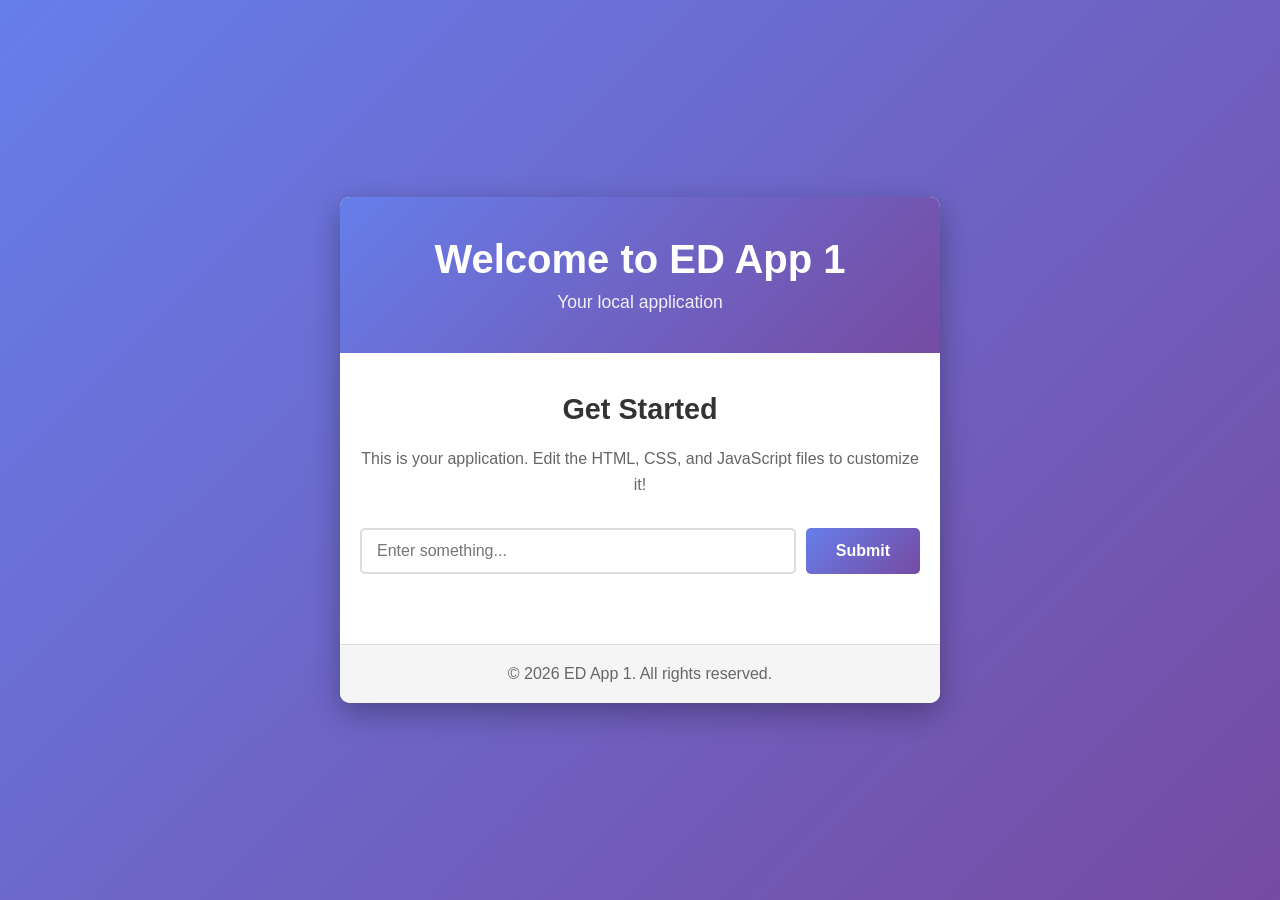
<file: index.html>
<!DOCTYPE html>
<html lang="en">
<head>
    <meta charset="UTF-8">
    <meta name="viewport" content="width=device-width, initial-scale=1.0">
    <title>ED App 1</title>
    <link rel="stylesheet" href="style.css">
</head>
<body>
    <div class="container">
        <header>
            <h1>Welcome to ED App 1</h1>
            <p>Your local application</p>
        </header>
        
        <main>
            <section class="content">
                <h2>Get Started</h2>
                <p>This is your application. Edit the HTML, CSS, and JavaScript files to customize it!</p>
                
                <div class="input-section">
                    <input type="text" id="userInput" placeholder="Enter something...">
                    <button onclick="handleClick()">Submit</button>
                </div>
                
                <div id="output" class="output"></div>
            </section>
        </main>
        
        <footer>
            <p>&copy; 2026 ED App 1. All rights reserved.</p>
        </footer>
    </div>
    
    <script src="script.js"></script>
</body>
</html>
</file>
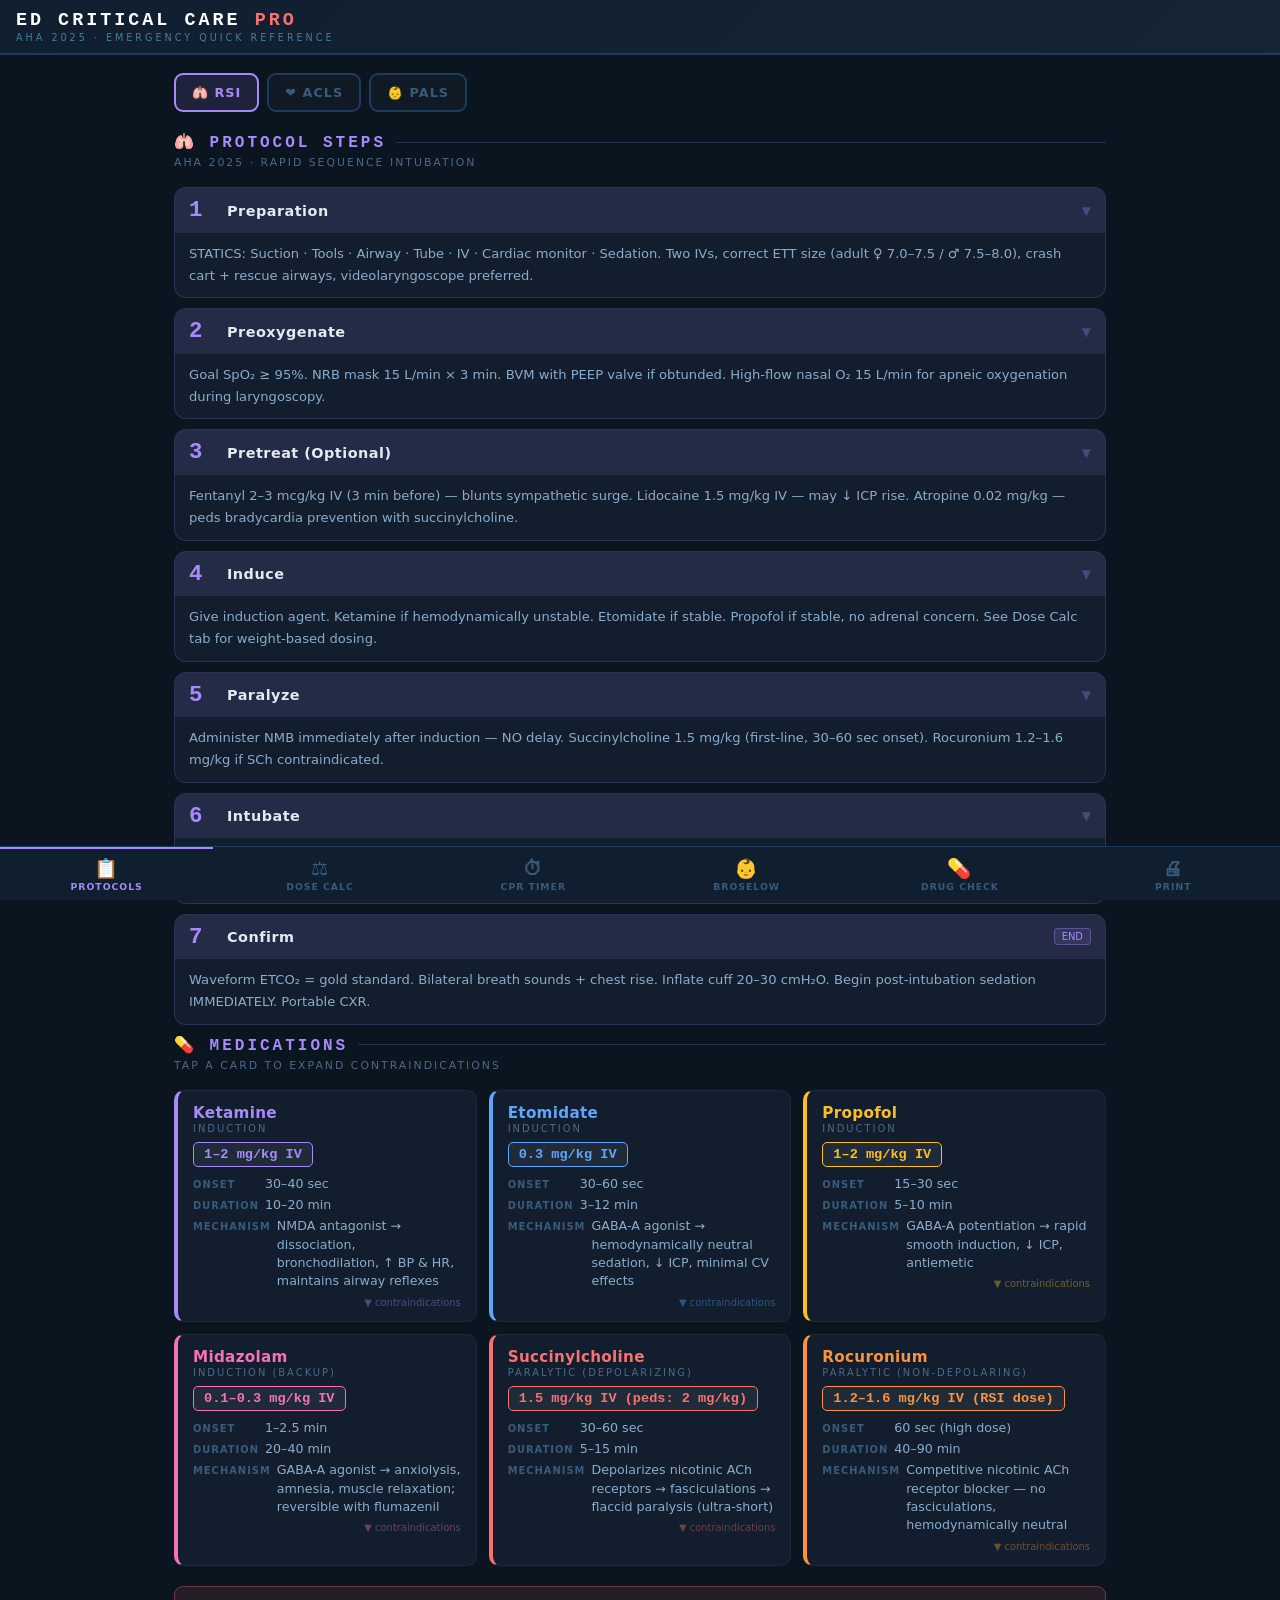
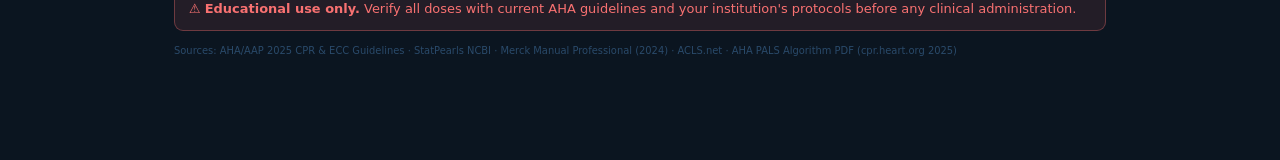
<file: ed_critical_care_pwa-2.html>
<!DOCTYPE html>
<html lang="en">
<head>
<meta charset="UTF-8"/>
<meta name="viewport" content="width=device-width,initial-scale=1,viewport-fit=cover"/>
<meta name="theme-color" content="#0b1520"/>
<meta name="apple-mobile-web-app-capable" content="yes"/>
<meta name="apple-mobile-web-app-status-bar-style" content="black-translucent"/>
<meta name="apple-mobile-web-app-title" content="ED Care Pro"/>
<meta name="description" content="ED Critical Care Protocols — RSI, ACLS, PALS quick reference with dose calculator, CPR timer, and Broselow estimator."/>
<title>ED Critical Care Pro</title>

<!-- PWA Manifest inline via JS blob -->
<link id="manifest-link" rel="manifest"/>

<!-- Icons (inline SVG as data URIs for offline) -->
<link rel="apple-touch-icon" href="data:image/svg+xml,%3Csvg xmlns='http://www.w3.org/2000/svg' viewBox='0 0 512 512'%3E%3Crect width='512' height='512' rx='80' fill='%230b1520'/%3E%3Ctext x='256' y='340' font-size='280' text-anchor='middle'%3E❤️%3C/text%3E%3Ctext x='256' y='470' font-family='monospace' font-weight='900' font-size='72' fill='%23f87171' text-anchor='middle'%3EED PRO%3C/text%3E%3C/svg%3E"/>

<style>
/* ── RESET & BASE ── */
*,*::before,*::after{box-sizing:border-box;margin:0;padding:0;-webkit-tap-highlight-color:transparent}
html{font-size:16px;-webkit-text-size-adjust:100%}
body{font-family:'Barlow','Segoe UI',system-ui,sans-serif;background:#0b1520;color:#e2eaf2;min-height:100vh;min-height:100dvh;overscroll-behavior:none}
button{font-family:inherit;cursor:pointer;border:none;background:none}
input{font-family:inherit}
/* Custom scrollbar */
::-webkit-scrollbar{width:4px;height:4px}
::-webkit-scrollbar-track{background:#0b1520}
::-webkit-scrollbar-thumb{background:#1e3a5f;border-radius:2px}

/* ── LAYOUT ── */
#app{display:flex;flex-direction:column;min-height:100vh;min-height:100dvh}
#header{background:linear-gradient(135deg,#0f1f30,#162535);border-bottom:2px solid #1e3a5f;padding:12px 16px 10px;position:sticky;top:0;z-index:100;display:flex;align-items:center;justify-content:space-between;gap:8px}
#main{flex:1;padding:18px 14px 100px;max-width:960px;margin:0 auto;width:100%}
#bottomnav{position:fixed;bottom:0;left:0;right:0;background:#0f1f30;border-top:1px solid #1e3a5f;display:flex;z-index:100;padding-bottom:env(safe-area-inset-bottom)}

/* ── HEADER ── */
.logo{font-family:'Courier New',monospace;font-weight:900;font-size:1.15rem;letter-spacing:3px;color:#fff;line-height:1}
.logo span{color:#f87171}
.logo-sub{font-size:0.6rem;letter-spacing:3px;color:#4a7a9a;margin-top:2px;text-transform:uppercase}
.install-btn{background:rgba(248,113,113,0.15);border:1px solid rgba(248,113,113,0.4);color:#f87171;padding:6px 12px;border-radius:8px;font-size:0.72rem;font-weight:700;letter-spacing:1px;display:none;align-items:center;gap:6px}
.install-btn.visible{display:flex}

/* ── BOTTOM NAV ── */
.nav-item{flex:1;display:flex;flex-direction:column;align-items:center;justify-content:center;padding:10px 4px 8px;gap:3px;color:#3a5a7a;transition:color .2s;font-size:0.58rem;letter-spacing:1px;text-transform:uppercase;font-weight:700;border-top:2px solid transparent;position:relative}
.nav-item.active{border-top-color:var(--c)}
.nav-item .icon{font-size:1.2rem;line-height:1}
.nav-item.active{color:var(--c)}

/* ── SECTION HEADERS ── */
.sec-title{font-family:'Courier New',monospace;font-size:1rem;font-weight:900;letter-spacing:3px;display:flex;align-items:center;gap:10px;margin-bottom:4px}
.sec-title::after{content:'';flex:1;height:1px;background:currentColor;opacity:.2}
.sec-sub{font-size:0.68rem;color:#4a6a8a;letter-spacing:2px;margin-bottom:18px;text-transform:uppercase}

/* ── CARDS ── */
.card{background:#121e2d;border:1px solid #1e3a5f;border-radius:12px;margin-bottom:10px;overflow:hidden}
.step-head{display:flex;align-items:center;gap:10px;padding:11px 14px}
.step-num{font-family:'Courier New',monospace;font-size:1.4rem;font-weight:900;line-height:1;min-width:28px}
.step-title{font-weight:700;font-size:0.9rem;letter-spacing:.5px}
.step-body{padding:10px 14px;font-size:0.82rem;line-height:1.7;color:#8aaccc}
.arrow{margin-left:auto;font-size:.75rem;opacity:.3}

/* ── DRUG CARDS ── */
.drug-grid{display:grid;grid-template-columns:repeat(auto-fill,minmax(260px,1fr));gap:12px}
.drug-card{background:#121e2d;border-radius:10px;padding:13px 15px;border-left:4px solid var(--c);border-top:1px solid rgba(255,255,255,.05);border-right:1px solid rgba(255,255,255,.05);border-bottom:1px solid rgba(255,255,255,.05);transition:opacity .2s;cursor:pointer}
.drug-name{font-size:.95rem;font-weight:800;color:var(--c);letter-spacing:.3px;margin-bottom:1px}
.drug-class{font-size:.62rem;letter-spacing:2px;text-transform:uppercase;color:#4a6a8a;margin-bottom:8px}
.dose-badge{display:inline-block;background:rgba(255,255,255,.06);border:1px solid;border-color:var(--c);border-opacity:.3;border-radius:5px;padding:4px 10px;font-family:'Courier New',monospace;font-size:.85rem;font-weight:700;color:var(--c);margin-bottom:8px}
.drug-row{display:flex;gap:6px;margin-bottom:3px;align-items:baseline}
.drug-label{font-size:.62rem;letter-spacing:1px;text-transform:uppercase;color:#3a5a7a;min-width:66px;flex-shrink:0;font-weight:700}
.drug-value{font-size:.79rem;color:#8aaccc;line-height:1.45}
.ci-tag{display:inline-block;background:rgba(248,113,113,.08);border:1px solid rgba(248,113,113,.3);color:#f87171;border-radius:4px;padding:2px 7px;font-size:.66rem;margin-top:5px}
.warn-tag{display:inline-block;background:rgba(251,191,36,.08);border:1px solid rgba(251,191,36,.3);color:#fbbf24;border-radius:4px;padding:2px 7px;font-size:.66px;margin-top:4px;line-height:1.5;font-size:.66rem}
.expand-hint{text-align:right;font-size:.62rem;opacity:.4;margin-top:6px;color:var(--c)}
.ci-section{border-top:1px solid rgba(255,255,255,.06);margin-top:10px;padding-top:10px}
.ci-label{font-size:.62rem;letter-spacing:2px;text-transform:uppercase;color:#f87171;margin-bottom:5px;font-weight:700}
.ci-item{display:flex;gap:7px;margin-bottom:3px;font-size:.78rem;color:rgba(248,113,113,.75)}

/* ── FORM ELEMENTS ── */
.field-label{font-size:.65rem;letter-spacing:2px;text-transform:uppercase;color:#4a6a8a;margin-bottom:5px;font-weight:700}
input[type=number],input[type=text]{background:#0b1520;border:1px solid #1e3a5f;color:#e2eaf2;border-radius:8px;padding:11px 14px;font-size:.9rem;outline:none;width:100%;transition:border-color .2s}
input:focus{border-color:#4a7a9a}
.pill-btn{padding:8px 14px;border-radius:20px;border:2px solid transparent;font-size:.76rem;font-weight:700;letter-spacing:1px;text-transform:uppercase;transition:all .2s}

/* ── ALERT BOXES ── */
.alert{border-radius:9px;padding:11px 14px;margin-bottom:12px;font-size:.81rem;line-height:1.65}
.alert-info{background:rgba(30,58,95,.4);border:1px solid #1e3a5f;color:#64a0c8}
.alert-warn{background:rgba(251,191,36,.08);border:1px solid rgba(251,191,36,.3);color:#fbbf24}
.alert-danger{background:rgba(248,113,113,.1);border:1px solid rgba(248,113,113,.35);color:#f87171}
.alert-success{background:rgba(52,211,153,.08);border:1px solid rgba(52,211,153,.3);color:#34d399}

/* ── TIMER ── */
.timer-wrap{display:flex;gap:18px;flex-wrap:wrap;align-items:flex-start}
.timer-circle-wrap{display:flex;flex-direction:column;align-items:center;min-width:160px}
svg.timer-svg{transform:rotate(-90deg)}
.timer-inner{position:absolute;inset:0;display:flex;flex-direction:column;align-items:center;justify-content:center}
.timer-time{font-family:'Courier New',monospace;font-size:1.9rem;font-weight:900;line-height:1}
.timer-cycle{font-size:.58rem;letter-spacing:3px;color:#3a5a7a;margin-top:2px}
.phase-badge{margin-top:10px;padding:5px 14px;border-radius:20px;font-size:.72rem;font-weight:800;letter-spacing:1px;text-align:center;border:1px solid}
.log-entry{display:flex;gap:10px;margin-bottom:5px}
.log-time{font-family:'Courier New',monospace;font-size:.68rem;color:#2a4a6a;min-width:76px}
.log-msg{font-size:.78rem;color:#8aaccc}

/* ── BROSELOW ── */
.band-strip{display:flex;gap:2px;border-radius:9px;overflow:hidden;margin-bottom:18px}
.band{flex:1;padding:8px 3px;text-align:center;cursor:pointer;transition:opacity .15s;border-radius:0}
.band.active{box-shadow:0 0 0 3px #fff;border-radius:4px;z-index:1;position:relative}
.band-color-name{font-size:.55rem;font-weight:800;color:#111;letter-spacing:.3px}
.band-kg{font-size:.5rem;color:#333}
.result-grid{display:grid;grid-template-columns:repeat(auto-fill,minmax(140px,1fr));gap:10px}
.result-box{background:#121e2d;border-radius:8px;padding:11px 13px;border:1px solid}
.result-label{font-size:.62rem;letter-spacing:1.5px;text-transform:uppercase;color:#3a5a7a;margin-bottom:3px}
.result-val{font-family:'Courier New',monospace;font-size:1rem;font-weight:900}

/* ── INTERACTION CHECKER ── */
.drug-chips{display:flex;flex-wrap:wrap;gap:7px;margin-bottom:18px}
.chip{padding:6px 13px;border-radius:20px;font-size:.76rem;font-weight:700;letter-spacing:.5px;border:2px solid #1e3a5f;color:#3a5a7a;transition:all .2s}
.chip.on{border-color:var(--c);background:rgba(255,255,255,.04);color:var(--c)}
.ix-card{border-radius:9px;padding:13px 15px;margin-bottom:10px;border:1px solid}
.ix-level{display:inline-block;padding:2px 9px;border-radius:4px;font-size:.66rem;font-weight:800;letter-spacing:1px;border:1px solid;margin-right:8px}
.ix-drugs{font-weight:700;font-size:.88rem}
.ix-note{font-size:.81rem;color:#8aaccc;line-height:1.6;margin-top:6px}

/* ── PRINT CARDS ── */
.print-card{background:#121e2d;border-radius:11px;padding:18px;margin-bottom:18px;border:2px solid}
.print-card-header{display:flex;align-items:center;gap:10px;margin-bottom:12px;border-bottom:1px solid;padding-bottom:10px}
.print-cols{display:grid;grid-template-columns:1fr 1fr;gap:16px}
.print-step{display:flex;gap:7px;margin-bottom:6px;align-items:baseline}
.print-step-n{font-family:'Courier New',monospace;font-weight:900;font-size:.82rem;min-width:18px;flex-shrink:0}
.print-step-body{font-size:.75rem;color:#8aaccc;line-height:1.4}
.print-step-title{font-weight:700;font-size:.8rem;margin-bottom:1px}
.mini-drug{background:rgba(255,255,255,.03);border-radius:5px;padding:5px 9px;margin-bottom:5px;display:flex;justify-content:space-between;align-items:baseline;gap:8px;border:1px solid rgba(255,255,255,.06)}
.mini-drug-name{font-weight:800;font-size:.78rem}
.mini-drug-dose{font-family:'Courier New',monospace;font-size:.75rem;font-weight:700}
.mini-drug-ind{font-size:.65rem;color:#5a7a9a;margin-top:1px}

/* ── CALC RESULT ── */
.calc-result{border-radius:7px;padding:9px 12px;margin-top:6px;margin-bottom:2px}

/* ── PROTOCOL SELECTOR ── */
.proto-tabs{display:flex;gap:8px;margin-bottom:20px;flex-wrap:wrap}
.proto-tab{padding:10px 16px;border-radius:9px;font-size:.8rem;font-weight:700;letter-spacing:1px;text-transform:uppercase;border:2px solid;transition:all .2s;display:flex;align-items:center;gap:7px}

/* ── HT GRID ── */
.ht-grid{display:grid;grid-template-columns:1fr 1fr;gap:12px;margin:16px 0}
.ht-box{background:#121e2d;border-radius:9px;padding:13px 15px;border:1px solid #1e3a5f}
.ht-title{font-size:.75rem;font-weight:700;letter-spacing:2px;text-transform:uppercase;margin-bottom:8px;display:flex;align-items:center;gap:7px}
.ht-item{display:flex;gap:7px;margin-bottom:4px;font-size:.78rem;color:#7a9aaa}
.ht-item::before{content:'▸';opacity:.5;flex-shrink:0}

/* ── RESPONSIVE ── */
@media(max-width:480px){
  .drug-grid{grid-template-columns:1fr}
  .ht-grid{grid-template-columns:1fr}
  .print-cols{grid-template-columns:1fr}
  .result-grid{grid-template-columns:repeat(2,1fr)}
  .proto-tabs{gap:6px}
  .proto-tab{padding:8px 12px;font-size:.72rem}
}

/* ── PRINT MEDIA ── */
@media print{
  #bottomnav,#header .install-btn,.no-print{display:none!important}
  #header{position:relative;border:none;background:#fff!important;color:#000!important}
  body,#app,#main{background:#fff!important;color:#000!important;padding:0}
  .print-card{background:#fff!important;border-color:#ccc!important;break-inside:avoid;margin-bottom:24px}
  .print-card *{color:#000!important;background:#fff!important;border-color:#ccc!important}
  #main{padding:0 8px}
}

/* ── ANIMATIONS ── */
@keyframes pulse{0%,100%{box-shadow:0 0 0 0 rgba(248,113,113,.5)}50%{box-shadow:0 0 0 10px rgba(248,113,113,0)}}
.pulse{animation:pulse 2s infinite}
@keyframes fadein{from{opacity:0;transform:translateY(8px)}to{opacity:1;transform:none}}
.fadein{animation:fadein .25s ease}

/* ── INSTALL BANNER ── */
#install-banner{display:none;background:linear-gradient(135deg,rgba(248,113,113,.15),rgba(167,139,250,.1));border:1px solid rgba(248,113,113,.3);border-radius:10px;padding:13px 16px;margin-bottom:16px;align-items:center;gap:12px;flex-wrap:wrap}
#install-banner.show{display:flex}
.install-banner-text{flex:1;min-width:180px;font-size:.83rem;color:#ccc;line-height:1.5}
.install-banner-text strong{color:#fff;display:block;margin-bottom:2px}
</style>
</head>
<body>
<div id="app">

  <!-- HEADER -->
  <header id="header">
    <div>
      <div class="logo">ED CRITICAL CARE <span>PRO</span></div>
      <div class="logo-sub">AHA 2025 · Emergency Quick Reference</div>
    </div>
    <button class="install-btn" id="installBtn" onclick="installApp()">
      📲 Install App
    </button>
  </header>

  <!-- MAIN CONTENT -->
  <main id="main">
    <div id="install-banner">
      <div style="font-size:1.6rem">📲</div>
      <div class="install-banner-text">
        <strong>Install for offline use</strong>
        Add to your home screen — works without WiFi during codes.
      </div>
      <button onclick="installApp()" style="background:#f87171;color:#fff;padding:8px 16px;border-radius:8px;font-weight:700;font-size:.8rem;letter-spacing:1px;white-space:nowrap">Install Now</button>
      <button onclick="document.getElementById('install-banner').classList.remove('show')" style="color:#5a7a9a;font-size:.75rem;padding:4px 8px">✕</button>
    </div>

    <div id="view-protocols" class="view fadein"></div>
    <div id="view-dosecalc" class="view fadein" style="display:none"></div>
    <div id="view-timer" class="view fadein" style="display:none"></div>
    <div id="view-broselow" class="view fadein" style="display:none"></div>
    <div id="view-drugcheck" class="view fadein" style="display:none"></div>
    <div id="view-print" class="view fadein" style="display:none"></div>
  </main>

  <!-- BOTTOM NAV -->
  <nav id="bottomnav">
    <button class="nav-item active" style="--c:#a78bfa" data-view="protocols" onclick="switchView('protocols')">
      <span class="icon">📋</span>Protocols
    </button>
    <button class="nav-item" style="--c:#34d399" data-view="dosecalc" onclick="switchView('dosecalc')">
      <span class="icon">⚖️</span>Dose Calc
    </button>
    <button class="nav-item" style="--c:#f87171" data-view="timer" onclick="switchView('timer')">
      <span class="icon">⏱</span>CPR Timer
    </button>
    <button class="nav-item" style="--c:#60a5fa" data-view="broselow" onclick="switchView('broselow')">
      <span class="icon">👶</span>Broselow
    </button>
    <button class="nav-item" style="--c:#fbbf24" data-view="drugcheck" onclick="switchView('drugcheck')">
      <span class="icon">💊</span>Drug Check
    </button>
    <button class="nav-item" style="--c:#60a5fa" data-view="print" onclick="switchView('print')">
      <span class="icon">🖨</span>Print
    </button>
  </nav>
</div>

<script>
// ═══════════════════════════════════════════════════════════
//  DATA
// ═══════════════════════════════════════════════════════════
const PROTOCOLS={
  rsi:{label:"RSI",fullName:"Rapid Sequence Intubation",color:"#a78bfa",bg:"rgba(167,139,250,0.12)",border:"rgba(167,139,250,0.35)",icon:"🫁",
    steps:[
      {n:"1",title:"Preparation",body:"STATICS: Suction · Tools · Airway · Tube · IV · Cardiac monitor · Sedation. Two IVs, correct ETT size (adult ♀ 7.0–7.5 / ♂ 7.5–8.0), crash cart + rescue airways, videolaryngoscope preferred."},
      {n:"2",title:"Preoxygenate",body:"Goal SpO₂ ≥ 95%. NRB mask 15 L/min × 3 min. BVM with PEEP valve if obtunded. High-flow nasal O₂ 15 L/min for apneic oxygenation during laryngoscopy."},
      {n:"3",title:"Pretreat (Optional)",body:"Fentanyl 2–3 mcg/kg IV (3 min before) — blunts sympathetic surge. Lidocaine 1.5 mg/kg IV — may ↓ ICP rise. Atropine 0.02 mg/kg — peds bradycardia prevention with succinylcholine."},
      {n:"4",title:"Induce",body:"Give induction agent. Ketamine if hemodynamically unstable. Etomidate if stable. Propofol if stable, no adrenal concern. See Dose Calc tab for weight-based dosing."},
      {n:"5",title:"Paralyze",body:"Administer NMB immediately after induction — NO delay. Succinylcholine 1.5 mg/kg (first-line, 30–60 sec onset). Rocuronium 1.2–1.6 mg/kg if SCh contraindicated."},
      {n:"6",title:"Intubate",body:"One best attempt during apnea window (≤30 sec). Apply cricoid pressure. ETT depth: 21–23 cm (adult ♀), 23–25 cm (♂). Max 3 attempts before rescue airway."},
      {n:"7",title:"Confirm",body:"Waveform ETCO₂ = gold standard. Bilateral breath sounds + chest rise. Inflate cuff 20–30 cmH₂O. Begin post-intubation sedation IMMEDIATELY. Portable CXR."}
    ]
  },
  acls:{label:"ACLS",fullName:"Adult Cardiac Arrest",color:"#f87171",bg:"rgba(248,113,113,0.12)",border:"rgba(248,113,113,0.35)",icon:"❤️",
    steps:[
      {n:"1",title:"Recognize & Activate",body:"Confirm unresponsive, no pulse, no breathing. Activate code team. Note arrest time. Assign roles: compressor, airway, medications, recorder, team leader."},
      {n:"2",title:"High-Quality CPR",body:"Rate 100–120/min · Depth ≥ 2 inches · Full chest recoil · Pause < 10 sec · Rotate compressor q2 min. 30:2 ratio until advanced airway placed. Use CPR feedback device."},
      {n:"3",title:"Attach Monitor + Defib",body:"Apply pads/leads ASAP. Assess rhythm without interrupting CPR. VF or pVT → shock immediately. Rhythm check every 2 minutes."},
      {n:"4",title:"Shockable? → Defib",body:"VF / Pulseless VT: Biphasic 120–200 J (device-specific) or Monophasic 360 J. Resume CPR immediately after shock — no pulse check. Reanalyze at 2-min mark."},
      {n:"5",title:"IV / IO Access",body:"2025 AHA: Prefer IV over IO when feasible. IO as backup if IV not established quickly. Flush all meds with 20 mL NS + elevate limb 10–20 sec."},
      {n:"6",title:"Epi + Antiarrhythmics",body:"Epi 1 mg IV/IO q3–5 min (ALL rhythms). Amiodarone 300 mg → 150 mg IV/IO for shock-refractory VF/pVT (after 3rd shock). Search & treat H's & T's throughout."},
      {n:"7",title:"ROSC + Post-Arrest Care",body:"Pulse + BP = ROSC. 12-lead ECG (emergent PCI if STEMI). Target SpO₂ 94–98%. MAP ≥ 65 mmHg. Targeted temperature management. ICU admission."}
    ],
    hst:{
      h:["Hypovolemia — bolus fluids, control hemorrhage","Hypoxia — secure airway, 100% O₂","Hydrogen ion (Acidosis) — sodium bicarbonate","Hypo/Hyperkalemia — treat electrolytes","Hypothermia — warm aggressively"],
      t:["Tension Pneumothorax — needle decompression","Tamponade (cardiac) — pericardiocentesis","Toxins/Poisons — antidotes (naloxone, etc.)","Thrombosis (Pulmonary) — consider thrombolytics","Thrombosis (Coronary) — emergent PCI"]
    }
  },
  pals:{label:"PALS",fullName:"Pediatric Cardiac Arrest",color:"#34d399",bg:"rgba(52,211,153,0.12)",border:"rgba(52,211,153,0.35)",icon:"👶",
    steps:[
      {n:"1",title:"Recognize & Activate",body:"Unresponsive infant/child, no pulse. Activate pediatric code. Get weight via Broselow if unknown. Assign roles."},
      {n:"2",title:"High-Quality CPR (Peds)",body:"Rate ≥ 100/min · Depth = 1/3 AP diameter (~4 cm infant, ~5 cm child) · Full recoil · 2-rescuer ratio = 15:2 · Once advanced airway: 1 breath q6–8 sec (8–10/min)."},
      {n:"3",title:"Attach Monitor",body:"Pads ASAP. Manual defibrillator preferred in all children. If unavailable, AED with pediatric dose attenuator (< 8 yrs / < 25 kg)."},
      {n:"4",title:"Shockable? → Defib (Peds)",body:"1st shock: 2 J/kg. 2nd shock: 4 J/kg. Subsequent: ≥ 4 J/kg (max 10 J/kg or adult dose). Resume CPR immediately after each shock — no pause."},
      {n:"5",title:"IO / IV Access",body:"IO is fast and first-line acceptable in peds arrest. Sites: proximal tibia, distal femur, proximal humerus. Confirm placement before drugs."},
      {n:"6",title:"Weight-Based Drugs",body:"Epi 0.01 mg/kg IV/IO q3–5 min (max 1 mg). Amiodarone 5 mg/kg (max 300 mg) for shock-refractory VF/pVT. CHECK GLUCOSE in every pediatric arrest."},
      {n:"7",title:"ROSC + Post-Arrest Care",body:"Continuous monitoring. SpO₂ 94–98%. Avoid hypoglycemia. Temperature management (avoid hyperthermia). Emergent PICU transfer."}
    ],
    hst:{
      h:["Hypovolemia — 10–20 mL/kg NS rapidly","Hypoxia — O₂, BVM, airway","Hydrogen ion (Acidosis) — bicarb if severe","Hypoglycemia — D10W/D25W — CHECK EVERY ARREST","Hypo/Hyperkalemia — treat electrolytes","Hypothermia — warm environment, warm fluids"],
      t:["Tension Pneumothorax — needle decompression (2nd ICS MCL)","Tamponade — pericardiocentesis","Toxins — antidotes, activated charcoal if appropriate","Thrombosis (Pulmonary) — rare, consider in older teens","Thrombosis (Coronary) — very rare in peds"]
    }
  }
};

const DRUGS={
  rsi:[
    {name:"Ketamine",class:"Induction",color:"#a78bfa",dose:"1–2 mg/kg IV",onset:"30–40 sec",duration:"10–20 min",moa:"NMDA antagonist → dissociation, bronchodilation, ↑ BP & HR, maintains airway reflexes",ind:"Hypotension, asthma, trauma, peds RSI",ci:["Severe uncontrolled HTN (relative)","Known psychosis (relative)"],warn:"↑ secretions — co-administer glycopyrrolate; ICP elevation debated",wt:true,wtF:1.5},
    {name:"Etomidate",class:"Induction",color:"#60a5fa",dose:"0.3 mg/kg IV",onset:"30–60 sec",duration:"3–12 min",moa:"GABA-A agonist → hemodynamically neutral sedation, ↓ ICP, minimal CV effects",ind:"Hemodynamically stable patients, trauma, elevated ICP",ci:["Adrenal insufficiency","Septic shock (single dose still debated)"],warn:"Myoclonic movements common; adrenal suppression (single dose debated)",wt:true,wtF:0.3},
    {name:"Propofol",class:"Induction",color:"#fbbf24",dose:"1–2 mg/kg IV",onset:"15–30 sec",duration:"5–10 min",moa:"GABA-A potentiation → rapid smooth induction, ↓ ICP, antiemetic",ind:"Hemodynamically stable patients only",ci:["Hypotension","Hypovolemia","Egg/soy allergy (relative)"],warn:"Significant ↓ BP — AVOID in hemodynamically unstable; painful on injection",wt:true,wtF:1.5},
    {name:"Midazolam",class:"Induction (Backup)",color:"#f472b6",dose:"0.1–0.3 mg/kg IV",onset:"1–2.5 min",duration:"20–40 min",moa:"GABA-A agonist → anxiolysis, amnesia, muscle relaxation; reversible with flumazenil",ind:"Backup when other induction agents unavailable",ci:["Acute narrow-angle glaucoma"],warn:"Slowest onset; variable depth; causes ↓ BP; longer duration than ideal",wt:true,wtF:0.2},
    {name:"Succinylcholine",class:"Paralytic (Depolarizing)",color:"#f87171",dose:"1.5 mg/kg IV (peds: 2 mg/kg)",onset:"30–60 sec",duration:"5–15 min",moa:"Depolarizes nicotinic ACh receptors → fasciculations → flaccid paralysis (ultra-short)",ind:"First-line NMB for RSI — fastest available onset",ci:["Hyperkalemia","Burns > 24h old","Crush injury / rhabdomyolysis","Neuromuscular disease (ALS, MS, myopathies)","Personal or family Hx of malignant hyperthermia","Penetrating eye injury","Denervation injuries > 72h"],warn:"K⁺ rises ~0.5–1 mEq/L — FATAL in already hyperkalemic pts; may transiently ↑ ICP",wt:true,wtF:1.5},
    {name:"Rocuronium",class:"Paralytic (Non-Depolaring)",color:"#fb923c",dose:"1.2–1.6 mg/kg IV (RSI dose)",onset:"60 sec (high dose)",duration:"40–90 min",moa:"Competitive nicotinic ACh receptor blocker — no fasciculations, hemodynamically neutral",ind:"RSI when succinylcholine is contraindicated",ci:["Known anaphylaxis to rocuronium"],warn:"LONG duration — if cannot intubate, patient remains paralyzed. Reversal: Sugammadex 16 mg/kg IV immediately.",wt:true,wtF:1.4}
  ],
  acls:[
    {name:"Epinephrine",class:"Vasopressor",color:"#f87171",dose:"1 mg IV/IO q3–5 min",onset:"Immediate",duration:"3–5 min",moa:"α1/β1/β2 agonist → ↑ coronary perfusion pressure, ↑ SVR, ↑ HR & contractility",ind:"ALL cardiac arrest rhythms — VF, pVT, PEA, asystole",ci:[],warn:"Flush with 20 mL NS + elevate limb. IV preferred over IO (AHA 2025).",wt:false},
    {name:"Amiodarone",class:"Antiarrhythmic (Class III)",color:"#f87171",dose:"300 mg IV/IO bolus (2nd dose: 150 mg)",onset:"Minutes",duration:"Hours",moa:"Blocks Na⁺, K⁺, Ca²⁺ channels + β-blockade → prolongs action potential, ↓ automaticity",ind:"Shock-refractory VF / pulseless VT — after 3rd shock",ci:["Torsades de pointes","Iodine allergy (relative)"],warn:"↓ BP and bradycardia post-ROSC; multiple drug interactions; QT prolongation",wt:false},
    {name:"Lidocaine",class:"Antiarrhythmic (Class IB)",color:"#fbbf24",dose:"1–1.5 mg/kg IV/IO; repeat 0.5–0.75 mg/kg q5–10 min",onset:"45–90 sec",duration:"10–20 min",moa:"Blocks fast Na⁺ channels → ↓ automaticity in ischemic tissue",ind:"Alternative to amiodarone; shock-refractory VF/pVT",ci:["Known lidocaine hypersensitivity","WPW with AF"],warn:"CNS toxicity (seizures) at high doses. Max 3 mg/kg total.",wt:false},
    {name:"Sodium Bicarbonate",class:"Alkalinizer",color:"#60a5fa",dose:"1 mEq/kg IV/IO",onset:"Immediate",duration:"Variable",moa:"Buffers metabolic acidosis; reverses hyperkalemia toxicity; alkalinizes urine (TCA OD)",ind:"Hyperkalemia, TCA overdose, severe pre-existing metabolic acidosis",ci:["Routine cardiac arrest (NOT indicated)"],warn:"NOT routine in arrest. Causes hypernatremia, ↑ CO₂, ↓ ionized Ca²⁺. Do NOT mix with epinephrine in same line.",wt:false},
    {name:"Calcium Chloride",class:"Electrolyte",color:"#34d399",dose:"1 g (10 mL of 10%) IV slow push",onset:"1–3 min",duration:"30–60 min",moa:"Stabilizes cardiac membrane; antagonizes hyperkalemia, hypermagnesemia, hypocalcemia",ind:"Hyperkalemia, hypermagnesemia, hypocalcemia, calcium channel blocker OD",ci:["Digoxin toxicity (relative — may worsen)"],warn:"Extravasation causes tissue necrosis — central line preferred.",wt:false}
  ],
  pals:[
    {name:"Epinephrine",class:"Vasopressor",color:"#34d399",dose:"0.01 mg/kg IV/IO q3–5 min (max 1 mg)",onset:"Immediate",duration:"3–5 min",moa:"α1/β1/β2 agonist → ↑ coronary perfusion pressure, ↑ SVR, ↑ contractility",ind:"ALL pediatric cardiac arrest rhythms",ci:[],warn:"Use 1:10,000 for IV/IO — NOT 1:1,000. ET dose: 0.1 mg/kg. Flush with NS after.",wt:true,wtF:0.01,maxD:1},
    {name:"Amiodarone",class:"Antiarrhythmic (Class III)",color:"#34d399",dose:"5 mg/kg IV/IO bolus (max 300 mg); repeat ×2",onset:"Minutes",duration:"Hours",moa:"Blocks Na⁺, K⁺, Ca²⁺ channels + β-blockade → prolongs action potential, ↓ automaticity",ind:"Shock-refractory VF or pulseless VT — after 3rd shock",ci:["Torsades de pointes"],warn:"Flush with D5W — NOT NS (precipitates). Monitor BP post-ROSC.",wt:true,wtF:5,maxD:300},
    {name:"Lidocaine",class:"Antiarrhythmic (Class IB)",color:"#60a5fa",dose:"1 mg/kg IV/IO; infusion 20–50 mcg/kg/min post-ROSC",onset:"45–90 sec",duration:"10–20 min",moa:"Blocks fast Na⁺ channels → ↓ automaticity in ischemic myocardium",ind:"Alternative to amiodarone; shock-refractory VF/pVT",ci:["Known allergy"],warn:"CNS toxicity at toxic levels (seizures). Max 3 mg/kg.",wt:true,wtF:1,maxD:null},
    {name:"Adenosine",class:"Nodal Antiarrhythmic",color:"#fbbf24",dose:"0.1 mg/kg rapid IV push (max 6 mg); 2nd: 0.2 mg/kg (max 12 mg)",onset:"< 10 sec",duration:"< 30 sec",moa:"Slows AV node conduction → interrupts re-entry circuits → brief sinus pause",ind:"SVT WITH pulse — NOT cardiac arrest",ci:["Cardiac arrest","2nd/3rd degree AV block","Sick sinus syndrome","WPW with wide-complex tachycardia"],warn:"Half-life < 10 sec — push FAST at most proximal site + immediate 5–10 mL flush. Transient asystole is expected.",wt:true,wtF:0.1,maxD:6},
    {name:"Atropine",class:"Anticholinergic",color:"#a78bfa",dose:"0.02 mg/kg IV/IO (min 0.1 mg, max 0.5 mg/dose)",onset:"1–2 min",duration:"1–2 h",moa:"Blocks muscarinic receptors → ↑ SA node rate, ↑ AV conduction, ↑ HR",ind:"Symptomatic bradycardia WITH pulse; RSI pretreatment in peds",ci:["Tachycardia"],warn:"Min dose 0.1 mg — below causes paradoxical bradycardia. Causes tachycardia, dry mouth, urinary retention.",wt:true,wtF:0.02,minD:0.1,maxD:0.5},
    {name:"Dextrose",class:"Glucose Supplement",color:"#fb923c",dose:"Neonate: D10W 5 mL/kg · Child: D25W 2 mL/kg · Adolescent: D50W 1 mL/kg",onset:"Immediate",duration:"Variable",moa:"Provides immediate glucose for cerebral metabolism and cardiac function",ind:"Hypoglycemia — CHECK GLUCOSE IN EVERY PEDIATRIC ARREST",ci:["Hyperglycemia"],warn:"Use age-appropriate concentration. Recheck glucose after dose.",wt:false}
  ]
};

const BROSELOW=[
  {color:"Grey", hex:"#9ca3af", kg:"3–5",  age:"Neonate",   etSize:"3.0–3.5", etDepth:"9–10 cm",  defib:"4–10 J",   epi:"0.03–0.05 mg"},
  {color:"Pink", hex:"#f9a8d4", kg:"6–7",  age:"0–6 mo",   etSize:"3.5",      etDepth:"10.5–11 cm",defib:"12–14 J",  epi:"0.06–0.07 mg"},
  {color:"Red",  hex:"#f87171", kg:"8–9",  age:"6–12 mo",  etSize:"3.5–4.0",  etDepth:"12 cm",    defib:"16–18 J",  epi:"0.08–0.09 mg"},
  {color:"Purple",hex:"#a78bfa",kg:"10–11",age:"12–18 mo", etSize:"4.0",      etDepth:"13 cm",    defib:"20–22 J",  epi:"0.10–0.11 mg"},
  {color:"Yellow",hex:"#fde68a",kg:"12–14",age:"2–3 yr",   etSize:"4.5",      etDepth:"14–15 cm", defib:"24–28 J",  epi:"0.12–0.14 mg"},
  {color:"White", hex:"#e5e7eb",kg:"15–18",age:"4–5 yr",   etSize:"5.0",      etDepth:"16 cm",    defib:"30–36 J",  epi:"0.15–0.18 mg"},
  {color:"Blue",  hex:"#60a5fa",kg:"19–23",age:"6–7 yr",   etSize:"5.5",      etDepth:"17–18 cm", defib:"38–46 J",  epi:"0.19–0.23 mg"},
  {color:"Orange",hex:"#fb923c",kg:"24–29",age:"8–9 yr",   etSize:"6.0 (cuffed)",etDepth:"19–20 cm",defib:"48–58 J",epi:"0.24–0.29 mg"},
  {color:"Green", hex:"#34d399",kg:"30–36",age:"10–11 yr", etSize:"6.5 (cuffed)",etDepth:"21–22 cm",defib:"60–72 J",epi:"0.30–0.36 mg"}
];

const INTERACTIONS=[
  {drugs:["Amiodarone","Lidocaine"],level:"HIGH",note:"Additive QT prolongation with risk of fatal arrhythmia. Avoid concurrent use. If switching, monitor cardiac rhythm closely."},
  {drugs:["Sodium Bicarbonate","Epinephrine"],level:"HIGH",note:"Do NOT administer via same IV line. Sodium bicarb inactivates epinephrine. Flush line thoroughly with NS between each drug."},
  {drugs:["Calcium Chloride","Sodium Bicarbonate"],level:"HIGH",note:"Precipitates immediately if mixed. NEVER administer via same IV line simultaneously. Flush with NS between."},
  {drugs:["Amiodarone","Adenosine"],level:"MOD",note:"Amiodarone potentiates adenosine effect — may cause prolonged AV block. Use caution and have pacing available."},
  {drugs:["Midazolam","Propofol"],level:"MOD",note:"Synergistic CNS and respiratory depression. Increases hypotension and apnea risk significantly. Reduce doses if combined."},
  {drugs:["Propofol","Ketamine"],level:"LOW",note:"'Ketofol' combination intentionally counterbalances hemodynamic effects. Monitor HR and BP closely. Often used beneficially."},
  {drugs:["Ketamine","Atropine"],level:"LOW",note:"Ketamine increases secretions; atropine (or glycopyrrolate) can be given concurrently to reduce this. Beneficial pairing in RSI."},
  {drugs:["Succinylcholine","Rocuronium"],level:"INFO",note:"Do NOT give together. Succinylcholine must be fully metabolized before rocuronium — otherwise prolonged and unpredictable neuromuscular block."},
  {drugs:["Epinephrine","Lidocaine"],level:"INFO",note:"At systemic ACLS doses, no significant interaction. Epinephrine with local lidocaine prolongs local effect — only relevant for wound care."}
];

const ALL_DRUG_NAMES=[...new Set([...DRUGS.rsi,...DRUGS.acls,...DRUGS.pals].map(d=>d.name))];

// ═══════════════════════════════════════════════════════════
//  TIMER STATE
// ═══════════════════════════════════════════════════════════
let timerInterval=null,timerSeconds=120,timerCycle=1,timerEpi=0,timerRunning=false,timerPhase="CPR",timerLog=[];
const TOTAL=120;

// ═══════════════════════════════════════════════════════════
//  ROUTER
// ═══════════════════════════════════════════════════════════
let currentView="protocols";
function switchView(v){
  document.querySelectorAll(".view").forEach(el=>el.style.display="none");
  document.getElementById("view-"+v).style.display="block";
  document.querySelectorAll(".nav-item").forEach(b=>b.classList.remove("active"));
  document.querySelector(`[data-view="${v}"]`).classList.add("active");
  currentView=v;
  renderView(v);
}

function renderView(v){
  const el=document.getElementById("view-"+v);
  if(v==="protocols") renderProtocols(el);
  else if(v==="dosecalc") renderDoseCalc(el);
  else if(v==="timer") renderTimer(el);
  else if(v==="broselow") renderBroselow(el);
  else if(v==="drugcheck") renderDrugCheck(el);
  else if(v==="print") renderPrint(el);
}

// ═══════════════════════════════════════════════════════════
//  PROTOCOLS VIEW
// ═══════════════════════════════════════════════════════════
let protoKey="rsi", openDrugIdx=null;
function renderProtocols(el){
  const p=PROTOCOLS[protoKey], drugs=DRUGS[protoKey];
  el.innerHTML=`
    <div class="proto-tabs">
      ${Object.entries(PROTOCOLS).map(([k,v])=>`
        <button class="proto-tab" style="--c:${v.color};border-color:${k===protoKey?v.color:"#1e3a5f"};background:${k===protoKey?v.bg:"rgba(255,255,255,0.02)"};color:${k===protoKey?v.color:"#3a5a7a"}"
          onclick="protoKey='${k}';openDrugIdx=null;renderProtocols(document.getElementById('view-protocols'))">
          ${v.icon} ${v.label}
        </button>`).join("")}
    </div>

    <div class="sec-title" style="color:${p.color}">${p.icon} PROTOCOL STEPS</div>
    <div class="sec-sub">AHA 2025 · ${p.fullName}</div>

    ${p.steps.map((s,i)=>`
      <div class="card" style="border-color:${p.border.replace("0.35","0.18")}">
        <div class="step-head" style="background:${p.bg}">
          <div class="step-num" style="color:${p.color}">${s.n}</div>
          <div class="step-title">${s.title}</div>
          ${i<p.steps.length-1?`<div class="arrow" style="color:${p.color}">▼</div>`:`<span style="margin-left:auto;font-size:.62rem;color:${p.color};background:${p.bg};border:1px solid ${p.border};border-radius:4px;padding:2px 7px">END</span>`}
        </div>
        <div class="step-body">${s.body}</div>
      </div>`).join("")}

    ${p.hst?`
      <div class="sec-title" style="color:${p.color};margin-top:20px">🔍 REVERSIBLE CAUSES — H's & T's</div>
      <div class="sec-sub">Search and treat throughout resuscitation</div>
      <div class="ht-grid">
        <div class="ht-box">
          <div class="ht-title" style="color:${p.color}">🅗 THE H's</div>
          ${p.hst.h.map(h=>`<div class="ht-item">${h}</div>`).join("")}
        </div>
        <div class="ht-box">
          <div class="ht-title" style="color:#fb923c">🅣 THE T's</div>
          ${p.hst.t.map(t=>`<div class="ht-item">${t}</div>`).join("")}
        </div>
      </div>`:""}

    <div class="sec-title" style="color:${p.color};margin-top:4px">💊 MEDICATIONS</div>
    <div class="sec-sub">Tap a card to expand contraindications</div>
    <div class="drug-grid">
      ${drugs.map((d,i)=>`
        <div class="drug-card" style="--c:${d.color}" onclick="toggleDrug(${i})">
          <div class="drug-name">${d.name}</div>
          <div class="drug-class">${d.class}</div>
          <div class="dose-badge">${d.dose}</div>
          <div class="drug-row"><span class="drug-label">Onset</span><span class="drug-value">${d.onset}</span></div>
          <div class="drug-row"><span class="drug-label">Duration</span><span class="drug-value">${d.duration}</span></div>
          <div class="drug-row"><span class="drug-label">Mechanism</span><span class="drug-value">${d.moa}</span></div>
          ${openDrugIdx===i?`
            <div class="ci-section">
              <div class="drug-row"><span class="drug-label">For</span><span class="drug-value">${d.ind}</span></div>
              ${d.ci.length?`<div class="ci-label">⛔ CONTRAINDICATIONS</div>${d.ci.map(c=>`<div class="ci-item"><span style="color:#f87171">✗</span>${c}</div>`).join("")}`:""}
              ${d.warn?`<div class="warn-tag" style="display:block;line-height:1.5;font-size:.72rem;margin-top:6px;padding:5px 9px">⚠ ${d.warn}</div>`:""}
            </div>`:""}
          <div class="expand-hint">${openDrugIdx===i?"▲ less":"▼ contraindications"}</div>
        </div>`).join("")}
    </div>

    <div class="alert alert-danger" style="margin-top:20px">
      ⚠ <strong>Educational use only.</strong> Verify all doses with current AHA guidelines and your institution's protocols before any clinical administration.
    </div>
    <p style="font-size:.62rem;color:#2a4a6a;margin-top:12px;line-height:1.7">Sources: AHA/AAP 2025 CPR & ECC Guidelines · StatPearls NCBI · Merck Manual Professional (2024) · ACLS.net · AHA PALS Algorithm PDF (cpr.heart.org 2025)</p>
  `;
}
function toggleDrug(i){openDrugIdx=openDrugIdx===i?null:i;renderProtocols(document.getElementById("view-protocols"));}

// ═══════════════════════════════════════════════════════════
//  DOSE CALCULATOR
// ═══════════════════════════════════════════════════════════
let calcWt="", calcProto="rsi";
function renderDoseCalc(el){
  const p=PROTOCOLS[calcProto], drugs=DRUGS[calcProto];
  const wt=parseFloat(calcWt);
  el.innerHTML=`
    <div class="sec-title" style="color:#34d399">⚖️ DOSE CALCULATOR</div>
    <div class="sec-sub">Enter patient weight for individualized doses</div>

    <div style="display:flex;gap:12px;margin-bottom:18px;flex-wrap:wrap;align-items:flex-end">
      <div style="flex:1;min-width:140px">
        <div class="field-label">Patient Weight (kg)</div>
        <input type="number" min="1" max="250" placeholder="e.g. 70" value="${calcWt}"
          oninput="calcWt=this.value;renderDoseCalc(document.getElementById('view-dosecalc'))"/>
      </div>
      <div style="flex:2;min-width:220px">
        <div class="field-label">Protocol</div>
        <div style="display:flex;gap:7px;flex-wrap:wrap">
          ${Object.entries(PROTOCOLS).map(([k,v])=>`
            <button class="pill-btn" style="border-color:${k===calcProto?v.color:"#1e3a5f"};background:${k===calcProto?v.bg:"transparent"};color:${k===calcProto?v.color:"#3a5a7a"}"
              onclick="calcProto='${k}';renderDoseCalc(document.getElementById('view-dosecalc'))">${v.icon} ${v.label}</button>`).join("")}
        </div>
      </div>
    </div>

    ${!calcWt?`<div class="alert alert-info">Enter a patient weight above to calculate individualized doses. ACLS adult doses are fixed (not weight-based).</div>`:""}

    <div class="drug-grid">
      ${drugs.map(d=>{
        let calcHTML="";
        if(d.wt && !isNaN(wt) && wt>0){
          let dose=wt*d.wtF;
          if(d.maxD) dose=Math.min(dose,d.maxD);
          if(d.minD) dose=Math.max(dose,d.minD);
          const capped=d.maxD&&wt*d.wtF>=d.maxD;
          const vol=d.name==="Epinephrine"&&calcProto==="pals"?`= ${(dose/0.1).toFixed(1)} mL (1:10,000)`:"";
          calcHTML=`<div class="calc-result" style="background:${d.color}12;border:1px solid ${d.color}30;border-radius:7px;padding:9px 12px;margin-bottom:8px">
            <div class="field-label" style="margin-bottom:3px">For ${wt.toFixed(0)} kg patient</div>
            <div style="font-family:'Courier New',monospace;font-size:1.2rem;font-weight:900;color:${d.color}">${dose.toFixed(2)} mg</div>
            ${vol?`<div style="font-size:.75rem;color:#8aaccc;margin-top:2px">${vol}</div>`:""}
            ${capped?`<div class="warn-tag" style="margin-top:4px">Max dose applied (${d.maxD} mg)</div>`:""}
          </div>`;
        }
        return `<div class="drug-card" style="--c:${d.color};cursor:default">
          <div class="drug-name">${d.name}</div>
          <div class="drug-class">${d.class}</div>
          <div class="dose-badge">${d.dose}</div>
          ${calcHTML}
          <div class="drug-row"><span class="drug-label">Onset</span><span class="drug-value">${d.onset}</span></div>
          <div class="drug-row"><span class="drug-label">For</span><span class="drug-value">${d.ind}</span></div>
          ${d.warn?`<div class="ci-tag" style="display:block;margin-top:6px;font-size:.7rem;line-height:1.5">⚠ ${d.warn.split(";")[0]}</div>`:""}
        </div>`;
      }).join("")}
    </div>
  `;
}

// ═══════════════════════════════════════════════════════════
//  CPR TIMER
// ═══════════════════════════════════════════════════════════
function phaseColor(){return timerPhase==="CPR"?"#f87171":timerPhase==="RHYTHM"?"#fbbf24":"#34d399";}
function phaseLabel(){return timerPhase==="CPR"?"💪 HIGH-QUALITY CPR":timerPhase==="RHYTHM"?"⚡ RHYTHM CHECK":"💊 SHOCK / DRUGS";}
function addLog(msg){timerLog=[{t:new Date().toLocaleTimeString([],{hour:"2-digit",minute:"2-digit",second:"2-digit"}),msg},...timerLog].slice(0,12);}

function tickTimer(){
  timerSeconds--;
  if(timerSeconds<=0){
    timerCycle++;
    if(timerPhase==="CPR"){timerPhase="RHYTHM";addLog("🔍 RHYTHM CHECK — pause CPR < 10 sec");}
    else if(timerPhase==="RHYTHM"){timerPhase="SHOCK";addLog("⚡ SHOCK if indicated + EPINEPHRINE 1 mg IV/IO");}
    else{timerPhase="CPR";addLog("💪 RESUME HIGH-QUALITY CPR — rotate compressor");}
    timerSeconds=TOTAL;
  }
  if(currentView==="timer") renderTimer(document.getElementById("view-timer"));
}

function startTimer(){
  if(!timerRunning){
    if(timerSeconds===TOTAL&&timerCycle===1) addLog("🚨 CODE STARTED — time noted");
    timerRunning=true;
    timerInterval=setInterval(tickTimer,1000);
    renderTimer(document.getElementById("view-timer"));
  }
}
function pauseTimer(){timerRunning=false;clearInterval(timerInterval);renderTimer(document.getElementById("view-timer"));}
function resetTimer(){timerRunning=false;clearInterval(timerInterval);timerSeconds=TOTAL;timerCycle=1;timerEpi=0;timerPhase="CPR";timerLog=[];renderTimer(document.getElementById("view-timer"));}
function logEpi(){timerEpi++;addLog(`💊 EPINEPHRINE given — dose #${timerEpi}`);if(currentView==="timer")renderTimer(document.getElementById("view-timer"));}

function renderTimer(el){
  const mm=String(Math.floor(timerSeconds/60)).padStart(2,"0");
  const ss=String(timerSeconds%60).padStart(2,"0");
  const pct=timerSeconds/TOTAL;
  const r=52,c=2*Math.PI*r;
  const pc=c*(1-pct);
  const col=phaseColor();
  el.innerHTML=`
    <div class="sec-title" style="color:#f87171">⏱ CPR CYCLE TIMER</div>
    <div class="sec-sub">AHA 2025 · 2-min cycles · Epi q3–5 min · Rotate compressor q2 min</div>

    <div class="alert alert-danger pulse" style="margin-bottom:16px">
      <strong>Active Code Tool</strong> — Timer tracks 2-minute CPR cycles with phase alerts. Use alongside your code team.
    </div>

    <div class="timer-wrap">
      <div class="timer-circle-wrap">
        <div style="position:relative;width:130px;height:130px">
          <svg class="timer-svg" width="130" height="130" viewBox="0 0 130 130">
            <circle cx="65" cy="65" r="${r}" stroke="#1e3a5f" stroke-width="7" fill="none"/>
            <circle cx="65" cy="65" r="${r}" stroke="${col}" stroke-width="7" fill="none"
              stroke-dasharray="${c.toFixed(1)}" stroke-dashoffset="${pc.toFixed(1)}"
              stroke-linecap="round" style="transition:stroke-dashoffset 1s linear;transform-origin:50% 50%"/>
          </svg>
          <div class="timer-inner">
            <div class="timer-time" style="color:${col}">${mm}:${ss}</div>
            <div class="timer-cycle">CYCLE ${timerCycle}</div>
          </div>
        </div>
        <div class="phase-badge" style="color:${col};border-color:${col};background:${col}15">${phaseLabel()}</div>
        <div style="display:flex;gap:8px;margin-top:12px;flex-wrap:wrap;justify-content:center">
          ${timerRunning
            ?`<button onclick="pauseTimer()" style="background:#fbbf24;color:#000;padding:9px 18px;border-radius:8px;font-weight:700;font-size:.8rem;letter-spacing:1px">⏸ PAUSE</button>`
            :`<button onclick="startTimer()" style="background:#34d399;color:#000;padding:9px 18px;border-radius:8px;font-weight:700;font-size:.8rem;letter-spacing:1px">${timerSeconds===TOTAL&&timerCycle===1?"▶ START CODE":"▶ RESUME"}</button>`}
          <button onclick="resetTimer()" style="background:transparent;border:2px solid #3a5a7a;color:#5a7a9a;padding:9px 18px;border-radius:8px;font-weight:700;font-size:.8rem">↺ RESET</button>
        </div>
      </div>

      <div style="flex:1;min-width:200px">
        <div style="background:#121e2d;border:1px solid #1e3a5f;border-radius:10px;padding:14px;margin-bottom:12px">
          <div class="field-label" style="margin-bottom:8px">Epinephrine Tracker</div>
          <div style="display:flex;align-items:center;gap:12px">
            <div style="font-family:'Courier New',monospace;font-size:2rem;font-weight:900;color:#f87171;line-height:1">${timerEpi}</div>
            <div>
              <div style="font-size:.75rem;color:#5a7a9a;margin-bottom:5px">doses given<br><span style="font-size:.68rem">Adult: 1mg · Peds: 0.01 mg/kg</span></div>
              <button onclick="logEpi()" style="background:#f87171;color:#fff;padding:7px 13px;border-radius:7px;font-weight:700;font-size:.75rem;letter-spacing:1px">+ LOG EPI DOSE</button>
            </div>
          </div>
        </div>
        <div style="background:#121e2d;border:1px solid #1e3a5f;border-radius:10px;padding:13px">
          <div class="field-label" style="margin-bottom:8px">Code Reminders</div>
          ${[
            ["#f87171","Compressions: 100–120/min, ≥2\" depth, full recoil"],
            ["#fbbf24","Rhythm check: < 10 sec pause every 2 min"],
            ["#34d399","Shock first — CPR immediately after, no pulse check"],
            ["#a78bfa","Epi q3–5 min · Amiodarone 300 mg after 3rd shock"],
            ["#60a5fa","Search and treat H's & T's throughout"],
          ].map(([c,t])=>`<div style="display:flex;gap:7px;margin-bottom:5px;align-items:baseline"><span style="color:${c};font-size:.7rem">▸</span><span style="font-size:.78rem;color:#7a9aaa">${t}</span></div>`).join("")}
        </div>
      </div>
    </div>

    ${timerLog.length?`
      <div style="background:#0b1520;border:1px solid #1e3a5f;border-radius:9px;padding:13px;margin-top:14px">
        <div class="field-label" style="margin-bottom:8px">📋 Event Log</div>
        ${timerLog.map((e,i)=>`
          <div class="log-entry" style="opacity:${Math.max(0.35,1-i*0.12)}">
            <span class="log-time">${e.t}</span>
            <span class="log-msg">${e.msg}</span>
          </div>`).join("")}
      </div>`:""}
  `;
}

// ═══════════════════════════════════════════════════════════
//  BROSELOW
// ═══════════════════════════════════════════════════════════
let broLengthInput="", broSelected=null;
const BROSELOW_THRESHOLDS=[50,60,70,80,90,100,115,125,138];

function renderBroselow(el){
  const b=broSelected!==null?BROSELOW[broSelected]:null;
  el.innerHTML=`
    <div class="sec-title" style="color:#34d399">👶 BROSELOW ESTIMATOR</div>
    <div class="sec-sub">Length-based pediatric dosing reference</div>

    <div style="margin-bottom:16px">
      <div class="field-label">Patient Length (cm)</div>
      <input type="number" placeholder="e.g. 85" value="${broLengthInput}"
        oninput="broLengthInput=this.value;const cm=parseFloat(this.value);if(!isNaN(cm)){const idx=broLengthInput?[...${JSON.stringify(BROSELOW_THRESHOLDS)}].findIndex(t=>cm<=t):-1;broSelected=idx===-1?${BROSELOW.length-1}:idx;}renderBroselow(document.getElementById('view-broselow'))"/>
    </div>

    <div class="band-strip">
      ${BROSELOW.map((b,i)=>`
        <div class="band${broSelected===i?" active":""}" style="background:${b.hex};opacity:${broSelected===i?1:.55}"
          onclick="broSelected=${i};renderBroselow(document.getElementById('view-broselow'))">
          <div class="band-color-name">${b.color}</div>
          <div class="band-kg">${b.kg}kg</div>
        </div>`).join("")}
    </div>

    ${b?`
      <div style="background:${b.hex}12;border:2px solid ${b.hex}50;border-radius:12px;padding:18px">
        <div style="display:flex;align-items:center;gap:12px;margin-bottom:16px">
          <div style="width:32px;height:32px;border-radius:7px;background:${b.hex};flex-shrink:0"></div>
          <div>
            <div style="font-family:'Courier New',monospace;font-weight:900;font-size:1.05rem;color:${b.hex};letter-spacing:2px">${b.color.toUpperCase()} BAND</div>
            <div style="font-size:.72rem;color:#5a7a9a">${b.age} · ${b.kg} kg</div>
          </div>
        </div>
        <div class="result-grid">
          ${[
            ["Est. Weight",b.kg+" kg"],
            ["ETT Size",b.etSize],
            ["ETT Depth",b.etDepth],
            ["Defib (2 J/kg)",b.defib],
            ["Epi IV/IO",b.epi],
            ["Fluid Bolus",parseInt(b.kg.split("–")[0])*10+"–"+parseInt(b.kg.split("–")[1])*10+" mL (10 mL/kg)"]
          ].map(([lbl,val])=>`
            <div class="result-box" style="border-color:${b.hex}30">
              <div class="result-label">${lbl}</div>
              <div class="result-val" style="color:${b.hex}">${val}</div>
            </div>`).join("")}
        </div>
        <div class="alert alert-warn" style="margin-top:14px;margin-bottom:0">
          ⚠ <strong>Clinical judgment required.</strong> Broselow estimates may not be accurate for obese or premature patients. Verify actual weight when possible.
        </div>
      </div>`
    :`<div class="alert alert-info">Select a color band above or enter patient length to view dosing references.</div>`}
  `;
}

// ═══════════════════════════════════════════════════════════
//  DRUG INTERACTION CHECKER
// ═══════════════════════════════════════════════════════════
let selectedDrugs=[];
const LEVEL_META={
  HIGH:{bg:"rgba(248,113,113,0.1)",border:"rgba(248,113,113,0.4)",color:"#f87171",label:"HIGH RISK"},
  MOD:{bg:"rgba(251,191,36,0.1)",border:"rgba(251,191,36,0.4)",color:"#fbbf24",label:"MODERATE"},
  LOW:{bg:"rgba(52,211,153,0.08)",border:"rgba(52,211,153,0.3)",color:"#34d399",label:"LOW"},
  INFO:{bg:"rgba(96,165,250,0.08)",border:"rgba(96,165,250,0.3)",color:"#60a5fa",label:"INFO"}
};

function toggleChip(name){
  if(selectedDrugs.includes(name)) selectedDrugs=selectedDrugs.filter(x=>x!==name);
  else selectedDrugs=[...selectedDrugs,name];
  renderDrugCheck(document.getElementById("view-drugcheck"));
}

function renderDrugCheck(el){
  const found=INTERACTIONS.filter(ix=>ix.drugs.filter(d=>selectedDrugs.includes(d)).length>=2);
  el.innerHTML=`
    <div class="sec-title" style="color:#fbbf24">💊 DRUG INTERACTION CHECKER</div>
    <div class="sec-sub">Select 2+ drugs to check interactions</div>

    <div class="drug-chips">
      ${ALL_DRUG_NAMES.map(name=>`
        <button class="chip${selectedDrugs.includes(name)?" on":""}"
          style="${selectedDrugs.includes(name)?"--c:#fbbf24":""}"
          onclick="toggleChip('${name}')">${name}</button>`).join("")}
    </div>

    ${selectedDrugs.length<2?`<div class="alert alert-info">Select at least 2 drugs above to check for interactions.</div>`:""}

    ${selectedDrugs.length>=2&&!found.length?`<div class="alert alert-success">✓ No known interactions found between: ${selectedDrugs.join(", ")}. Always verify with your pharmacist or Lexicomp/Micromedex.</div>`:""}

    ${found.map(ix=>{
      const m=LEVEL_META[ix.level];
      return `<div class="ix-card" style="background:${m.bg};border-color:${m.border}">
        <div style="display:flex;align-items:center;flex-wrap:wrap;gap:8px;margin-bottom:6px">
          <span class="ix-level" style="color:${m.color};border-color:${m.border};background:${m.bg}">${m.label}</span>
          <span class="ix-drugs" style="color:${m.color}">${ix.drugs.join(" ↔ ")}</span>
        </div>
        <div class="ix-note">${ix.note}</div>
      </div>`;
    }).join("")}

    <div class="alert alert-info" style="margin-top:8px">
      <strong>Disclaimer:</strong> This checker covers common ED interactions for drugs in this app only. Always verify with a clinical pharmacist, Lexicomp, or Micromedex before administration.
    </div>
  `;
}

// ═══════════════════════════════════════════════════════════
//  PRINT CARDS
// ═══════════════════════════════════════════════════════════
function renderPrint(el){
  el.innerHTML=`
    <div class="sec-title" style="color:#60a5fa">🖨 QUICK REFERENCE CARDS</div>
    <div class="sec-sub">Print-friendly summary · Browser print → Save as PDF</div>

    <div style="display:flex;gap:10px;align-items:center;margin-bottom:16px;flex-wrap:wrap" class="no-print">
      <button onclick="window.print()" style="background:#60a5fa;color:#000;padding:10px 20px;border-radius:8px;font-weight:800;font-size:.85rem;letter-spacing:1px">🖨 Print / Save PDF</button>
      <div class="alert alert-info" style="margin:0;flex:1">In print dialog: choose "Save as PDF" for a pocket reference you can share or store offline.</div>
    </div>

    ${Object.entries(PROTOCOLS).map(([key,proto])=>`
      <div class="print-card" style="border-color:${proto.border}">
        <div class="print-card-header" style="border-color:${proto.border}">
          <span style="font-size:1.6rem">${proto.icon}</span>
          <div>
            <div style="font-family:'Courier New',monospace;font-weight:900;font-size:1rem;color:${proto.color};letter-spacing:3px">${proto.fullName.toUpperCase()}</div>
            <div style="font-size:.62rem;color:#4a6a8a;letter-spacing:2px">AHA 2025 · ED QUICK REFERENCE</div>
          </div>
        </div>
        <div class="print-cols">
          <div>
            <div style="font-size:.62rem;letter-spacing:2px;color:${proto.color};margin-bottom:8px;text-transform:uppercase;font-weight:700">Protocol Steps</div>
            ${proto.steps.map(s=>`
              <div class="print-step">
                <span class="print-step-n" style="color:${proto.color}">${s.n}.</span>
                <div>
                  <div class="print-step-title">${s.title}</div>
                  <div class="print-step-body">${s.body.slice(0,90)}${s.body.length>90?"…":""}</div>
                </div>
              </div>`).join("")}
          </div>
          <div>
            <div style="font-size:.62rem;letter-spacing:2px;color:${proto.color};margin-bottom:8px;text-transform:uppercase;font-weight:700">Key Drugs & Doses</div>
            ${DRUGS[key].map(d=>`
              <div class="mini-drug" style="border-left:3px solid ${d.color}">
                <div>
                  <div class="mini-drug-name" style="color:${d.color}">${d.name}</div>
                  <div class="mini-drug-ind">${d.ind.slice(0,50)}</div>
                </div>
                <div class="mini-drug-dose" style="color:${d.color};white-space:nowrap">${d.dose.split("(")[0].trim()}</div>
              </div>`).join("")}
          </div>
        </div>
        <div style="margin-top:10px;border-top:1px solid ${proto.border};padding-top:8px;font-size:.6rem;color:#3a5a7a;line-height:1.7">
          ⚠ EDUCATIONAL USE ONLY · Verify all doses with current AHA guidelines and institutional protocols before administration · AHA/AAP 2025 CPR & ECC Guidelines
        </div>
      </div>`).join("")}
  `;
}

// ═══════════════════════════════════════════════════════════
//  PWA — SERVICE WORKER + MANIFEST
// ═══════════════════════════════════════════════════════════
const MANIFEST={
  name:"ED Critical Care Pro",
  short_name:"ED Care Pro",
  description:"Emergency Department Quick Reference — RSI, ACLS, PALS",
  start_url:"./",
  display:"standalone",
  background_color:"#0b1520",
  theme_color:"#0b1520",
  orientation:"portrait-primary",
  icons:[
    {src:"data:image/svg+xml,%3Csvg xmlns='http://www.w3.org/2000/svg' viewBox='0 0 512 512'%3E%3Crect width='512' height='512' rx='80' fill='%230b1520'/%3E%3Ctext x='256' y='340' font-size='280' text-anchor='middle'%3E❤️%3C/text%3E%3C/svg%3E",sizes:"512x512",type:"image/svg+xml",purpose:"any maskable"}
  ]
};

// Inject manifest as blob URL
const manifestBlob=new Blob([JSON.stringify(MANIFEST)],{type:"application/json"});
document.getElementById("manifest-link").href=URL.createObjectURL(manifestBlob);

// Service Worker (inline as blob)
const SW_CODE=`
const CACHE="ed-care-pro-v1";
const ASSETS=["/"];

self.addEventListener("install",e=>{
  e.waitUntil(caches.open(CACHE).then(c=>c.addAll(ASSETS)).then(()=>self.skipWaiting()));
});

self.addEventListener("activate",e=>{
  e.waitUntil(caches.keys().then(keys=>Promise.all(keys.filter(k=>k!==CACHE).map(k=>caches.delete(k)))).then(()=>self.clients.claim()));
});

self.addEventListener("fetch",e=>{
  if(e.request.method!=="GET") return;
  e.respondWith(
    caches.match(e.request).then(cached=>{
      const fetchPromise=fetch(e.request).then(res=>{
        if(res&&res.status===200){
          const clone=res.clone();
          caches.open(CACHE).then(c=>c.put(e.request,clone));
        }
        return res;
      }).catch(()=>cached);
      return cached||fetchPromise;
    })
  );
});
`;

if("serviceWorker" in navigator){
  const swBlob=new Blob([SW_CODE],{type:"application/javascript"});
  const swURL=URL.createObjectURL(swBlob);
  navigator.serviceWorker.register(swURL,{scope:"./"}).then(reg=>{
    console.log("SW registered",reg.scope);
  }).catch(err=>console.warn("SW error (may not work from file:// — use a server)",err));
}

// ═══════════════════════════════════════════════════════════
//  INSTALL PROMPT
// ═══════════════════════════════════════════════════════════
let deferredInstallPrompt=null;

window.addEventListener("beforeinstallprompt",e=>{
  e.preventDefault();
  deferredInstallPrompt=e;
  document.getElementById("installBtn").classList.add("visible");
  // Show banner if not installed
  setTimeout(()=>{
    if(!window.matchMedia("(display-mode: standalone)").matches)
      document.getElementById("install-banner").classList.add("show");
  },2000);
});

function installApp(){
  if(deferredInstallPrompt){
    deferredInstallPrompt.prompt();
    deferredInstallPrompt.userChoice.then(r=>{
      if(r.outcome==="accepted"){
        document.getElementById("installBtn").classList.remove("visible");
        document.getElementById("install-banner").classList.remove("show");
      }
      deferredInstallPrompt=null;
    });
  } else {
    // iOS / fallback instructions
    alert("📲 To install on iPhone/iPad:\n\n1. Tap the Share button (□↑) in Safari\n2. Scroll down and tap 'Add to Home Screen'\n3. Tap 'Add' — the app icon will appear on your home screen\n\nWorks offline once installed!");
  }
}

// iOS standalone detection
if(window.navigator.standalone){
  document.getElementById("installBtn").classList.remove("visible");
  document.getElementById("install-banner").classList.remove("show");
}

// ═══════════════════════════════════════════════════════════
//  INIT
// ═══════════════════════════════════════════════════════════
renderProtocols(document.getElementById("view-protocols"));
</script>
</body>
</html>
</file>
<file: style.css>
* {
    margin: 0;
    padding: 0;
    box-sizing: border-box;
}

body {
    font-family: 'Segoe UI', Tahoma, Geneva, Verdana, sans-serif;
    background: linear-gradient(135deg, #667eea 0%, #764ba2 100%);
    min-height: 100vh;
    display: flex;
    justify-content: center;
    align-items: center;
    padding: 20px;
}

.container {
    background: white;
    border-radius: 10px;
    box-shadow: 0 10px 30px rgba(0, 0, 0, 0.3);
    max-width: 600px;
    width: 100%;
    overflow: hidden;
}

header {
    background: linear-gradient(135deg, #667eea 0%, #764ba2 100%);
    color: white;
    padding: 40px 20px;
    text-align: center;
}

header h1 {
    font-size: 2.5em;
    margin-bottom: 10px;
}

header p {
    font-size: 1.1em;
    opacity: 0.9;
}

main {
    padding: 40px 20px;
}

.content {
    text-align: center;
}

.content h2 {
    color: #333;
    margin-bottom: 20px;
    font-size: 1.8em;
}

.content p {
    color: #666;
    line-height: 1.6;
    margin-bottom: 30px;
}

.input-section {
    display: flex;
    gap: 10px;
    margin: 30px 0;
}

input {
    flex: 1;
    padding: 12px 15px;
    border: 2px solid #ddd;
    border-radius: 5px;
    font-size: 1em;
    transition: border-color 0.3s;
}

input:focus {
    outline: none;
    border-color: #667eea;
}

button {
    padding: 12px 30px;
    background: linear-gradient(135deg, #667eea 0%, #764ba2 100%);
    color: white;
    border: none;
    border-radius: 5px;
    font-size: 1em;
    font-weight: bold;
    cursor: pointer;
    transition: transform 0.2s, box-shadow 0.2s;
}

button:hover {
    transform: translateY(-2px);
    box-shadow: 0 5px 15px rgba(102, 126, 234, 0.4);
}

button:active {
    transform: translateY(0);
}

.output {
    background: #f5f5f5;
    padding: 20px;
    border-radius: 5px;
    margin-top: 20px;
    min-height: 50px;
    display: none;
    color: #333;
    font-weight: bold;
}

.output.active {
    display: block;
}

footer {
    background: #f5f5f5;
    padding: 20px;
    text-align: center;
    color: #666;
    border-top: 1px solid #ddd;
}

@media (max-width: 600px) {
    header h1 {
        font-size: 1.8em;
    }
    
    .input-section {
        flex-direction: column;
    }
}
</file>
